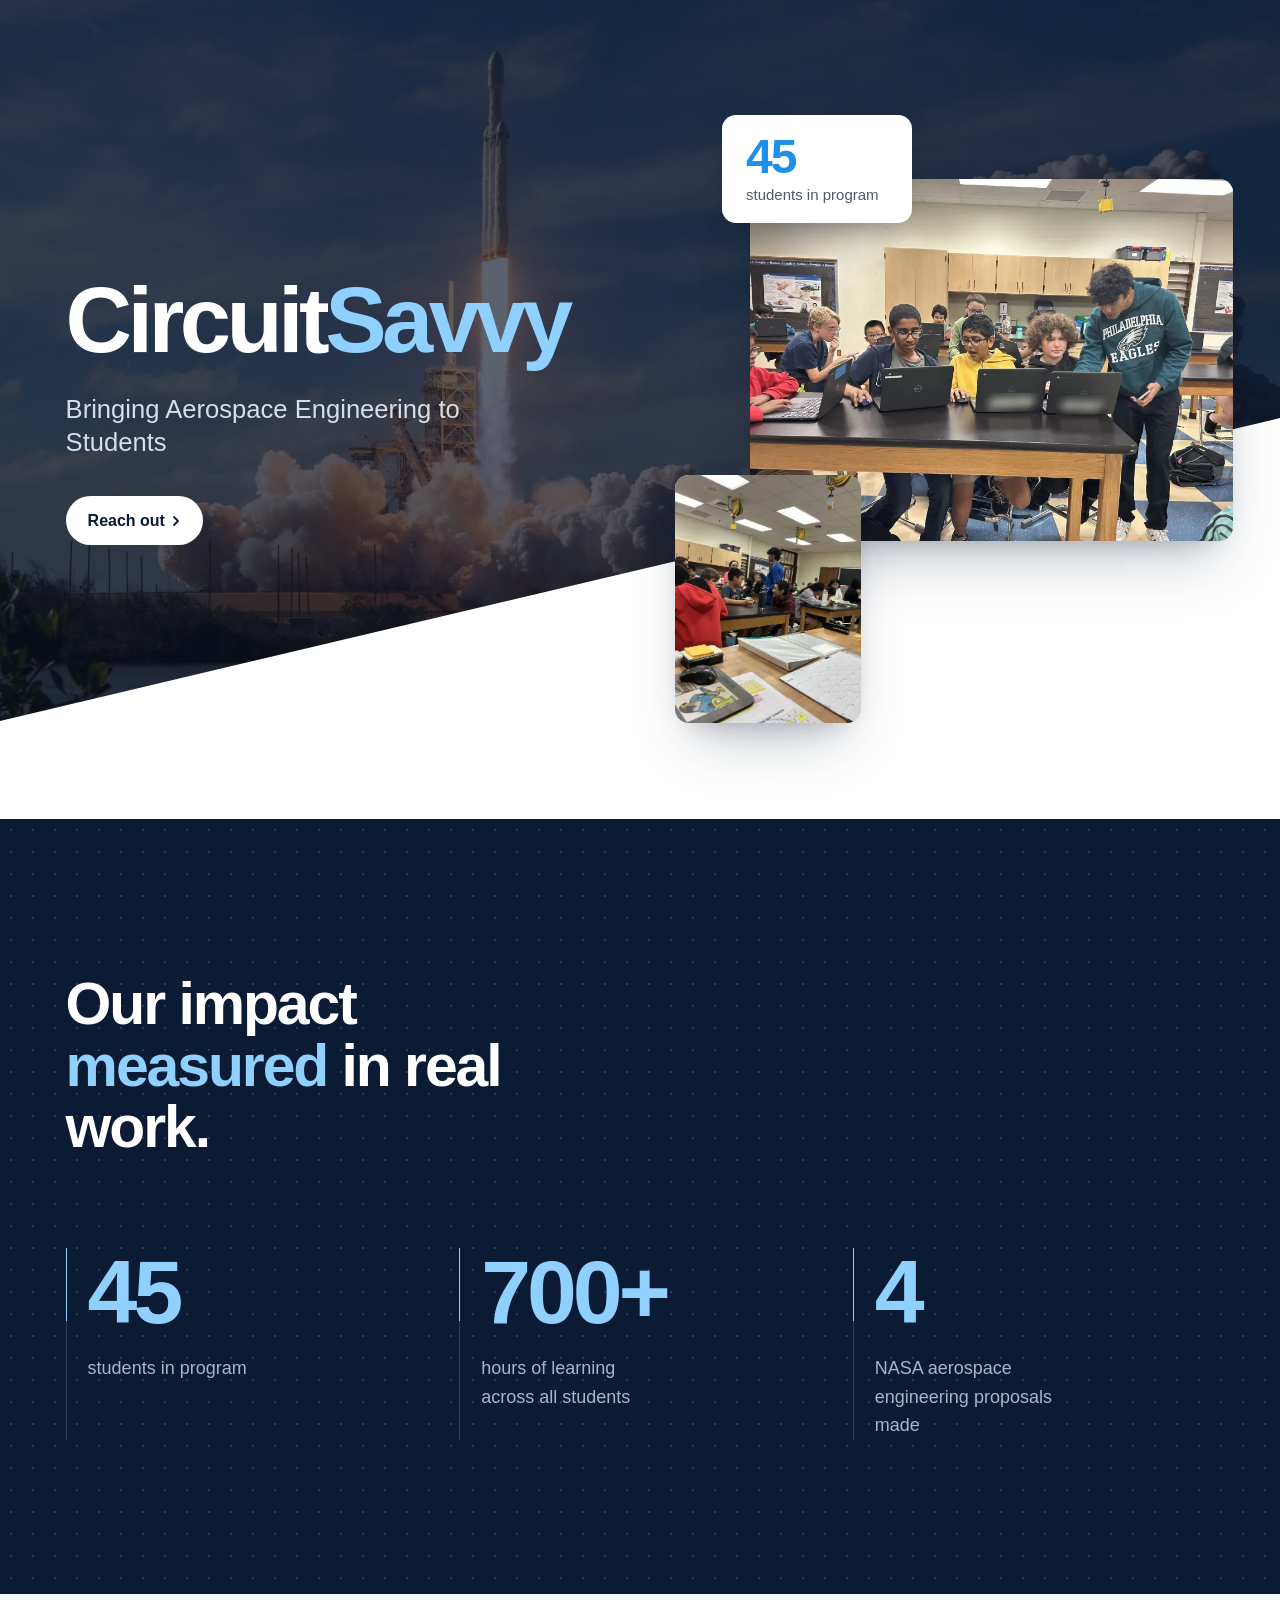
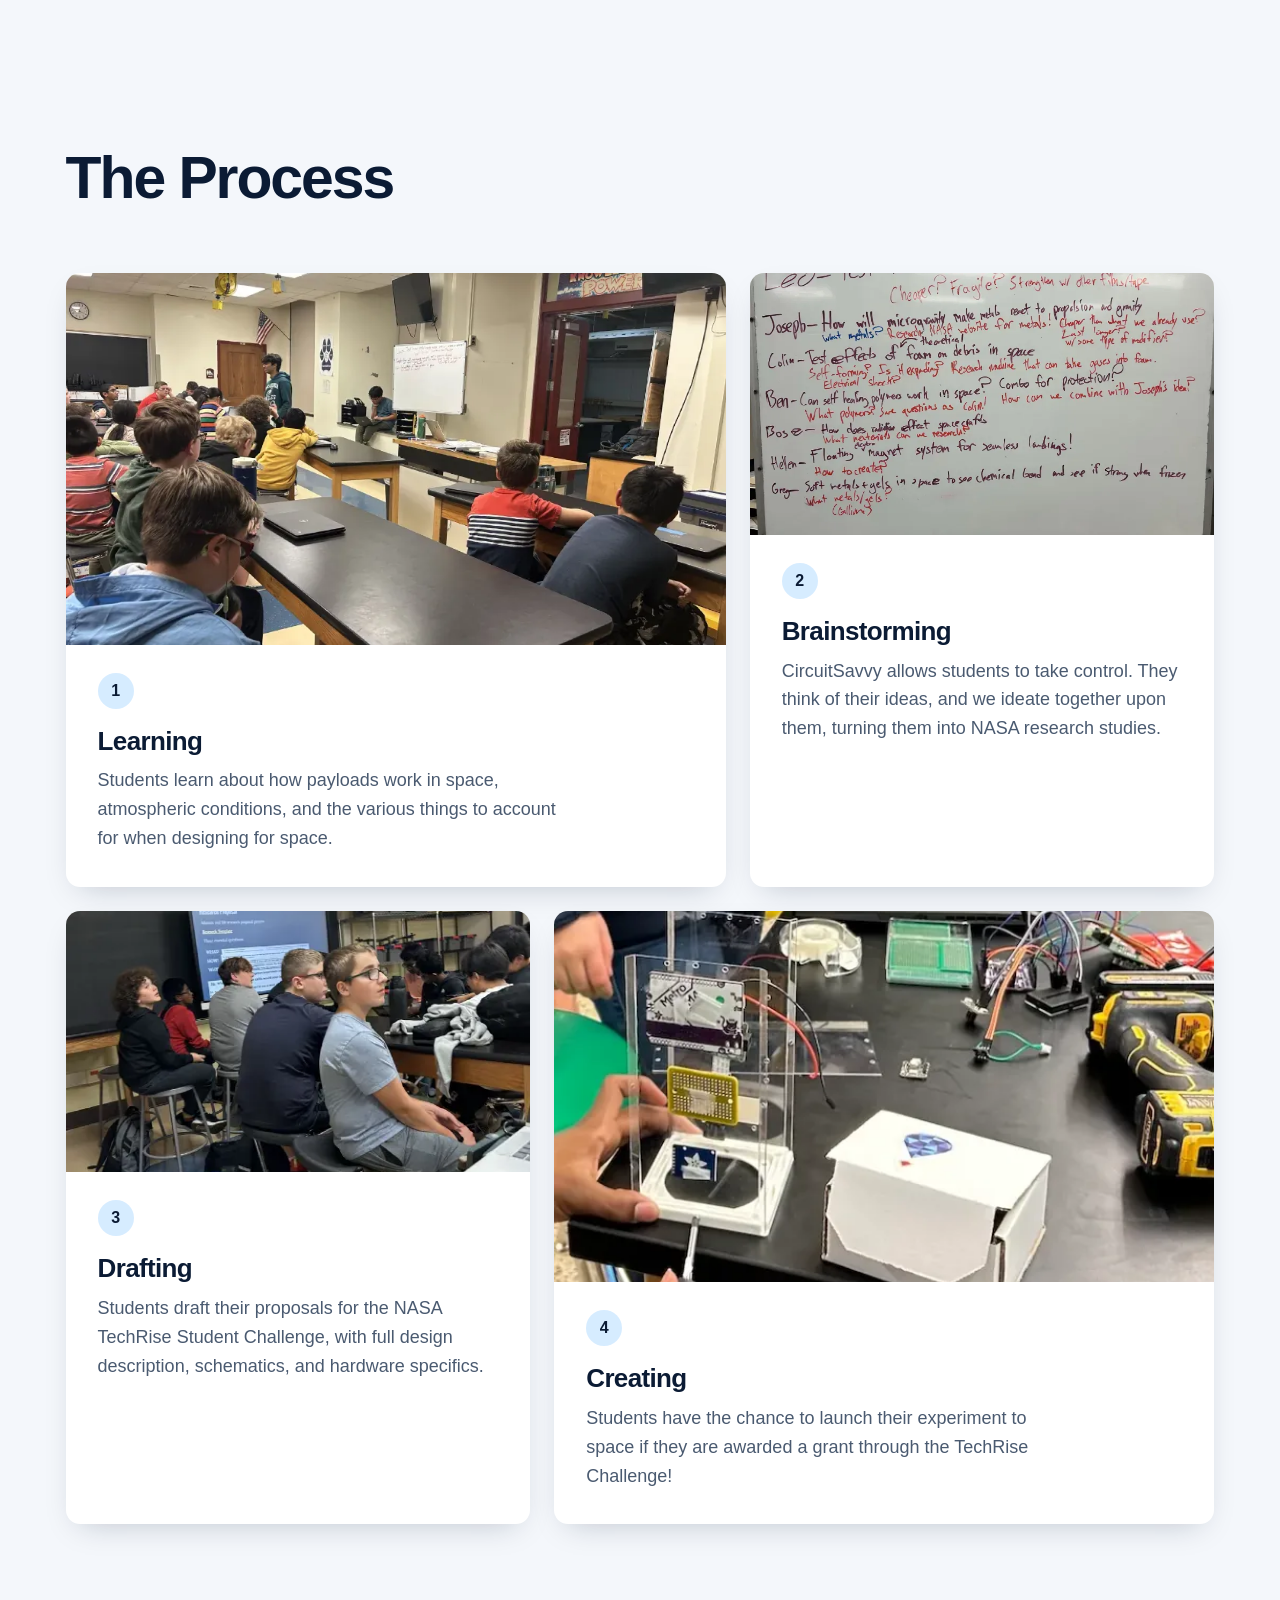
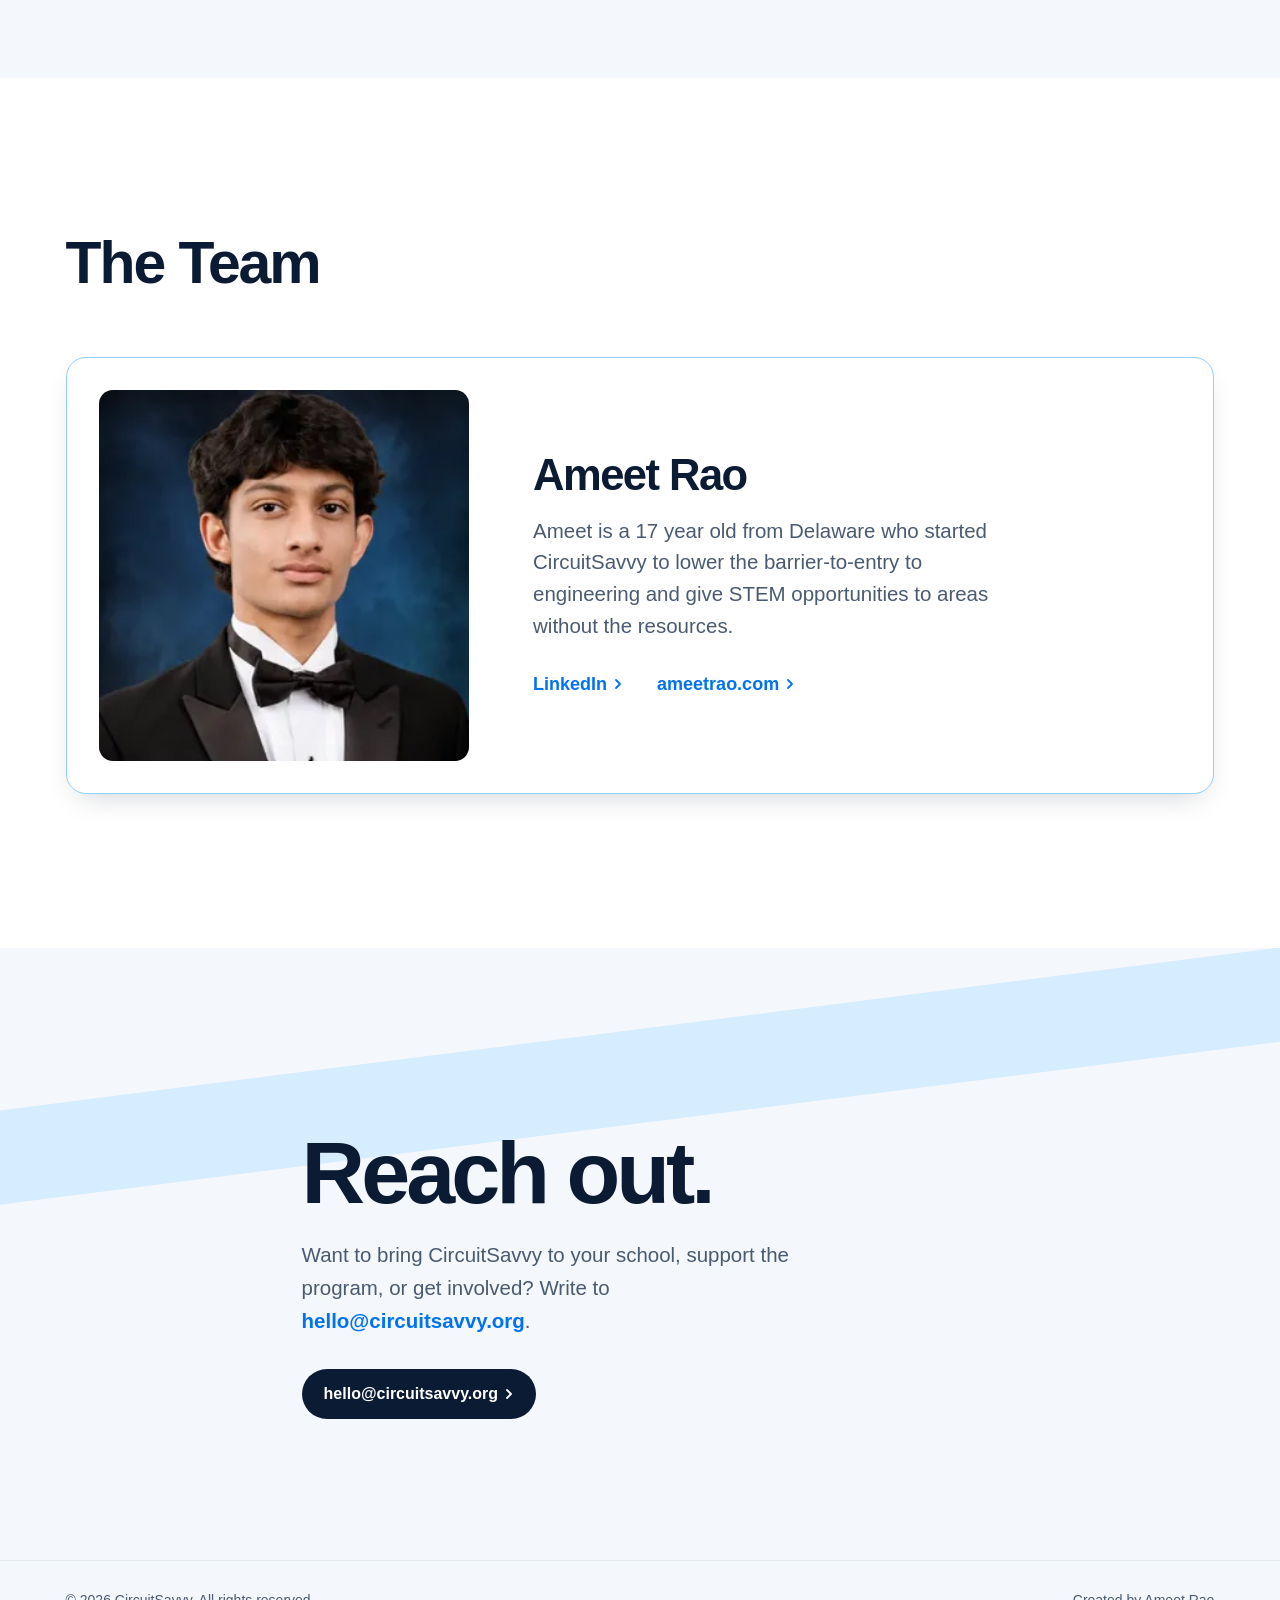
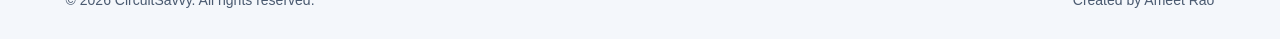
<file: site/index.html>
<!doctype html>
<html lang="en">
<head>
  <meta charset="utf-8">
  <meta name="viewport" content="width=device-width, initial-scale=1">
  <title>CircuitSavvy — Bringing Aerospace Engineering to Students</title>
  <meta name="description" content="CircuitSavvy gives Delaware students hands-on aerospace engineering: 45 students, 700+ learning hours, and 4 NASA TechRise payload proposals.">
  <link rel="canonical" href="https://circuitsavvy.org/">
  <meta name="theme-color" content="#0B1B34">

  <meta property="og:type" content="website">
  <meta property="og:site_name" content="CircuitSavvy">
  <meta property="og:url" content="https://circuitsavvy.org/">
  <meta property="og:title" content="CircuitSavvy — Bringing Aerospace Engineering to Students">
  <meta property="og:description" content="Hands-on aerospace engineering for Delaware students: 45 students, 700+ learning hours, 4 NASA TechRise proposals.">
  <meta property="og:image" content="https://circuitsavvy.org/images/og-card.png">
  <meta property="og:image:width" content="1200">
  <meta property="og:image:height" content="630">
  <meta name="twitter:card" content="summary_large_image">

  <link rel="icon" href="favicon.svg" type="image/svg+xml">
  <link rel="stylesheet" href="styles.css">

  <script type="application/ld+json">
  {
    "@context": "https://schema.org",
    "@type": "EducationalOrganization",
    "name": "CircuitSavvy",
    "url": "https://circuitsavvy.org/",
    "description": "Delaware student program teaching hands-on aerospace engineering and NASA TechRise payload design.",
    "email": "hello@circuitsavvy.org",
    "areaServed": { "@type": "State", "name": "Delaware" },
    "founder": { "@type": "Person", "name": "Ameet Rao", "url": "https://ameetrao.com" },
    "sameAs": ["https://www.linkedin.com/in/ameetrao"]
  }
  </script>
</head>
<body>
  <main>

    <section class="hero" aria-labelledby="hero-title">
      <div class="hero__sky" aria-hidden="true"></div>

      <div class="wrap hero__grid">
        <div class="hero__text">
          <h1 id="hero-title">Circuit<span class="accent">Savvy</span></h1>
          <p class="hero__sub">Bringing Aerospace Engineering to Students</p>
          <a class="btn btn--light" href="#contact">Reach out <svg class="arrow" viewBox="0 0 10 10" aria-hidden="true"><path class="arrow__line" d="M0 5h7"/><path class="arrow__head" d="M1 1l4 4-4 4"/></svg></a>
        </div>

        <div class="hero__stage" aria-hidden="true">
          <div class="float float--main"><div class="card card--photo">
            <img src="images/laptops-collaborating.webp" width="865" height="649" alt="">
          </div></div>
          <div class="float float--side"><div class="card card--photo">
            <img src="images/lab-table-discussion.webp" width="486" height="649" alt="">
          </div></div>
          <div class="float float--stat"><div class="card card--stat">
            <strong class="accent">45</strong>
            <span>students in program</span>
          </div></div>
        </div>
      </div>
    </section>

    <section class="impact" id="impact" aria-labelledby="impact-title">
      <div class="wrap">
        <h2 id="impact-title" class="reveal">Our impact <span class="accent">measured</span> in real work.</h2>
        <dl class="stats">
          <div class="stat reveal">
            <dd class="accent">45</dd>
            <dt>students in program</dt>
          </div>
          <div class="stat reveal">
            <dd class="accent">700+</dd>
            <dt>hours of learning across all students</dt>
          </div>
          <div class="stat reveal">
            <dd class="accent">4</dd>
            <dt>NASA aerospace engineering proposals made</dt>
          </div>
        </dl>
      </div>
    </section>

    <section class="process" id="process" aria-labelledby="process-title">
      <div class="wrap">
        <h2 id="process-title" class="reveal">The Process</h2>
        <ol class="steps">
          <li class="step step--wide reveal">
            <div class="step__img"><img src="images/classroom-workshop.webp" width="865" height="649" loading="lazy" alt="A full classroom of students during a CircuitSavvy workshop"></div>
            <div class="step__body">
              <span class="step__num">1</span>
              <h3>Learning</h3>
              <p>Students learn about how payloads work in space, atmospheric conditions, and the various things to account for when designing for space.</p>
            </div>
          </li>
          <li class="step reveal">
            <div class="step__img"><img src="images/whiteboard-ideas.webp" width="865" height="649" loading="lazy" alt="Whiteboard covered in student experiment ideas"></div>
            <div class="step__body">
              <span class="step__num">2</span>
              <h3>Brainstorming</h3>
              <p>CircuitSavvy allows students to take control. They think of their ideas, and we ideate together upon them, turning them into NASA research studies.</p>
            </div>
          </li>
          <li class="step reveal">
            <div class="step__img"><img src="images/proposal-review.webp" width="486" height="649" loading="lazy" alt="Students watching a research proposal presentation in class"></div>
            <div class="step__body">
              <span class="step__num">3</span>
              <h3>Drafting</h3>
              <p>Students draft their proposals for the NASA TechRise Student Challenge, with full design description, schematics, and hardware specifics.</p>
            </div>
          </li>
          <li class="step step--wide reveal">
            <div class="step__img"><img src="images/payload-assembly.webp" width="630" height="418" loading="lazy" alt="Student assembling a payload with a screwdriver"></div>
            <div class="step__body">
              <span class="step__num">4</span>
              <h3>Creating</h3>
              <p>Students have the chance to launch their experiment to space if they are awarded a grant through the TechRise Challenge!</p>
            </div>
          </li>
        </ol>
      </div>
    </section>

    <section class="team" id="team" aria-labelledby="team-title">
      <div class="wrap">
        <h2 id="team-title" class="reveal">The Team</h2>
        <article class="member reveal">
          <img class="member__photo" src="images/ameet-rao.webp" width="345" height="297" loading="lazy" alt="Ameet Rao, founder of CircuitSavvy">
          <div class="member__body">
            <h3>Ameet Rao</h3>
            <p>Ameet is a 17 year old from Delaware who started CircuitSavvy to lower the barrier-to-entry to engineering and give STEM opportunities to areas without the resources.</p>
            <p class="member__links">
              <a class="link" href="https://www.linkedin.com/in/ameetrao" rel="noreferrer">LinkedIn <svg class="arrow" viewBox="0 0 10 10" aria-hidden="true"><path class="arrow__line" d="M0 5h7"/><path class="arrow__head" d="M1 1l4 4-4 4"/></svg></a>
              <a class="link" href="https://ameetrao.com" rel="noreferrer">ameetrao.com <svg class="arrow" viewBox="0 0 10 10" aria-hidden="true"><path class="arrow__line" d="M0 5h7"/><path class="arrow__head" d="M1 1l4 4-4 4"/></svg></a>
            </p>
          </div>
        </article>
      </div>
    </section>

    <section class="contact" id="contact" aria-labelledby="contact-title">
      <div class="contact__ribbon" aria-hidden="true"></div>
      <div class="wrap contact__inner reveal">
        <h2 id="contact-title">Reach out.</h2>
        <p>Want to bring CircuitSavvy to your school, support the program, or get involved? Write to <a class="link link--inline" href="mailto:hello@circuitsavvy.org">hello@circuitsavvy.org</a>.</p>
        <a class="btn" href="mailto:hello@circuitsavvy.org">hello@circuitsavvy.org <svg class="arrow" viewBox="0 0 10 10" aria-hidden="true"><path class="arrow__line" d="M0 5h7"/><path class="arrow__head" d="M1 1l4 4-4 4"/></svg></a>
      </div>
    </section>
  </main>

  <footer class="footer">
    <div class="wrap footer__row">
      <p>© 2026 CircuitSavvy. All rights reserved.</p>
      <p>Created by Ameet Rao</p>
    </div>
  </footer>
</body>
</html>
</file>
<file: site/styles.css>
/* CircuitSavvy */

:root {
  --navy: #0B1B34;
  --navy-2: #13294B;
  --text: #0B1B34;
  --slate: #4A5A70;
  --slate-light: #A9B6C8;
  --bg: #FFFFFF;
  --bg-soft: #F4F7FB;
  --line: #E3E9F1;

  --blue: #0073F3;

  --sky: #8FD0FF;          /* light blue: accents on dark */
  --sky-deep: #1E90E8;     /* light blue that still reads on white */
  --sky-pale: #D6ECFF;     /* light blue fills */

  --font: "Helvetica Neue", Helvetica, "Nimbus Sans", Arial, sans-serif;
  --radius: 14px;
  --shadow: 0 30px 60px -18px rgb(11 27 52 / 0.28), 0 14px 30px -20px rgb(11 27 52 / 0.35);
  --shadow-sm: 0 12px 30px -14px rgb(11 27 52 / 0.25);
  --ease: cubic-bezier(0.16, 1, 0.3, 1);
}

*, *::before, *::after { box-sizing: border-box; }
html { -webkit-text-size-adjust: 100%; scroll-behavior: smooth; }
body, h1, h2, h3, p, ol, dl, dd { margin: 0; }
ol { padding: 0; list-style: none; }
img, svg { display: block; max-width: 100%; }
img { height: auto; }

body {
  font-family: var(--font);
  font-size: 1.125rem;
  line-height: 1.6;
  color: var(--text);
  background: var(--bg);
  -webkit-font-smoothing: antialiased;
  overflow-x: hidden;
}

:focus-visible { outline: 2px solid var(--blue); outline-offset: 3px; border-radius: 4px; }

.wrap {
  width: 100%;
  max-width: 1232px;
  margin-inline: auto;
  padding-inline: clamp(20px, 4vw, 16px + 2vw);
}

h2 {
  font-size: clamp(2.25rem, 4.6vw, 3.75rem);
  font-weight: 700;
  line-height: 1.05;
  letter-spacing: -0.035em;
}

.accent { color: var(--sky); }

/* Buttons and links ------------------------------------------------------ */
.arrow {
  width: 10px;
  height: 10px;
  margin-left: 8px;
  fill: none;
  stroke: currentColor;
  stroke-width: 1.8;
  stroke-linecap: round;
  stroke-linejoin: round;
  overflow: visible;
}
.arrow__line { opacity: 0; transition: opacity 0.2s; }
.arrow__head { transition: transform 0.2s var(--ease); }
a:hover .arrow__line { opacity: 1; }
a:hover .arrow__head { transform: translateX(3px); }

.btn {
  display: inline-flex;
  align-items: center;
  padding: 12px 20px 12px 22px;
  border-radius: 999px;
  background: var(--navy);
  color: #fff;
  font-size: 1rem;
  font-weight: 600;
  text-decoration: none;
  transition: background-color 0.2s, transform 0.2s var(--ease), box-shadow 0.2s;
}
.btn:hover { background: var(--blue); box-shadow: 0 10px 24px -10px rgb(0 115 243 / 0.7); }
.btn--light { background: #fff; color: var(--navy); }
.btn--light:hover { background: var(--sky); color: var(--navy); box-shadow: none; }

.link {
  display: inline-flex;
  align-items: center;
  color: var(--blue);
  font-weight: 600;
  text-decoration: none;
}
.link:hover { color: var(--navy); }
.link--inline { display: inline; }

/* Hero ------------------------------------------------------------------- */
.hero {
  position: relative;
  isolation: isolate;
  padding-block: clamp(96px, 14vw, 180px) clamp(120px, 14vw, 200px);
}

/* Gradient sky with a slanted bottom edge */
.hero__sky {
  position: absolute;
  inset: 0 0 12% 0;
  z-index: -1;
  overflow: hidden;
  background: var(--navy) url("images/hero-launch.webp") 50% 40% / cover no-repeat;
  clip-path: polygon(0 0, 100% 0, 100% 58%, 0 100%);
  animation: fade 1.2s ease both;
}
.hero__sky::after {            /* dim the photo so the page stays in front */
  content: "";
  position: absolute;
  inset: 0;
  background: rgb(8 18 36 / 0.66);
}


.hero__grid {
  display: grid;
  grid-template-columns: repeat(12, minmax(0, 1fr));
  gap: 24px;
  align-items: center;
}
.hero__text { grid-column: 1 / span 7; position: relative; z-index: 2; }

.hero h1 {
  font-size: clamp(3.25rem, 7.2vw, 6.75rem);
  font-weight: 700;
  line-height: 1.02;
  letter-spacing: -0.05em;
  padding-bottom: 0.08em;       /* room for the descender of y */
  color: #fff;
  animation: rise 1s var(--ease) 0.15s both;
}
.hero__sub {
  margin-top: 18px;
  max-width: 30ch;
  font-size: clamp(1.25rem, 2vw, 1.625rem);
  line-height: 1.3;
  color: #D5DEEA;
  animation: rise 1s var(--ease) 0.3s both;
}
.hero .btn { margin-top: 36px; animation: rise 1s var(--ease) 0.45s both; }

/* Floating cards */
.hero__stage {
  grid-column: 8 / -1;
  position: relative;
  height: clamp(360px, 36vw, 480px);
}
.float { position: absolute; }
.float > .card { animation: bob 7s ease-in-out infinite; }
.float--main { top: 0; right: -4%; width: 104%; animation: card-in 1.1s var(--ease) 0.5s both; }
.float--side { bottom: -18%; left: -16%; width: 40%; animation: card-in 1.1s var(--ease) 0.7s both; }
.float--side > .card { animation-duration: 8s; animation-delay: -2s; }
.float--stat { top: -14%; left: -6%; animation: card-in 1.1s var(--ease) 0.9s both; }
.float--stat > .card { animation-duration: 6s; animation-delay: -4s; }

.card {
  background: #fff;
  border-radius: var(--radius);
  box-shadow: var(--shadow);
  overflow: hidden;
}
.card--photo img { width: 100%; aspect-ratio: 4 / 3; object-fit: cover; }
.float--side img { aspect-ratio: 3 / 4; }
.card--stat {
  display: grid;
  gap: 2px;
  padding: 18px 24px 16px;
  min-width: 190px;
}
.card--stat strong {
  color: var(--sky-deep);
  font-size: 3rem;
  line-height: 1;
  font-weight: 700;
  letter-spacing: -0.04em;
  justify-self: start;
}
.card--stat span { font-size: 0.9375rem; color: var(--slate); }

/* Impact ----------------------------------------------------------------- */
.impact {
  position: relative;
  color: #fff;
  background: var(--navy);
  padding-block: clamp(96px, 12vw, 160px);
  overflow: hidden;
}
.impact::before {              /* dot grid */
  content: "";
  position: absolute;
  inset: 0;
  background-image: radial-gradient(rgb(255 255 255 / 0.14) 1px, transparent 1.5px);
  background-size: 22px 22px;
  pointer-events: none;
}
.impact .wrap { position: relative; }
.impact h2 { max-width: 14ch; }

.stats {
  display: grid;
  grid-template-columns: repeat(3, minmax(0, 1fr));
  gap: 40px 32px;
  margin-top: clamp(56px, 7vw, 96px);
}
.stat {
  position: relative;
  display: flex;
  flex-direction: column;
  padding-left: 22px;
}
.stat::before,
.stat::after {                 /* thin rule with a light-blue top segment */
  content: "";
  position: absolute;
  left: 0; top: 0; bottom: 0;
  width: 1px;
  background: rgb(255 255 255 / 0.16);
}
.stat::after { bottom: 62%; background: var(--sky); }
.stat dd {
  order: 1;
  font-size: clamp(3.5rem, 7vw, 6rem);
  font-weight: 700;
  line-height: 1;
  letter-spacing: -0.045em;
  justify-self: start;
  width: fit-content;
  padding-bottom: 0.05em;
}
.stat dt {
  order: 2;
  margin-top: 12px;
  max-width: 18ch;
  color: var(--slate-light);
}

/* Process ---------------------------------------------------------------- */
.process {
  background: var(--bg-soft);
  padding-block: clamp(96px, 12vw, 160px);
}
.steps {
  display: grid;
  grid-template-columns: repeat(12, minmax(0, 1fr));
  gap: 24px;
  margin-top: clamp(40px, 5vw, 64px);
}
.step {
  grid-column: span 5;
  display: flex;
  flex-direction: column;
  background: #fff;
  border-radius: var(--radius);
  box-shadow: var(--shadow-sm);
  overflow: hidden;
  transition: transform 0.35s var(--ease), box-shadow 0.35s var(--ease);
}
.step--wide { grid-column: span 7; }
.step:hover { transform: translateY(-6px); box-shadow: var(--shadow); }

.step__img { overflow: hidden; aspect-ratio: 16 / 9; }
.step__img img {
  width: 100%;
  height: 100%;
  object-fit: cover;
  transition: transform 0.8s var(--ease);
}
.step:hover .step__img img { transform: scale(1.04); }

.step__body { padding: 28px 32px 34px; }
.step__num {
  display: inline-grid;
  place-items: center;
  width: 36px;
  height: 36px;
  border-radius: 50%;
  background: var(--sky-pale);
  color: var(--navy);
  font-size: 1rem;
  font-weight: 700;
}
.step h3 {
  margin-top: 18px;
  font-size: 1.625rem;
  font-weight: 700;
  letter-spacing: -0.025em;
  line-height: 1.15;
}
.step p { margin-top: 10px; color: var(--slate); max-width: 46ch; }

/* Team ------------------------------------------------------------------- */
.team { padding-block: clamp(96px, 12vw, 160px); }
.member {
  display: grid;
  grid-template-columns: minmax(0, 4fr) minmax(0, 7fr);
  gap: clamp(28px, 5vw, 72px);
  align-items: center;
  margin-top: clamp(40px, 5vw, 64px);
  padding: clamp(20px, 3vw, 32px);
  border-radius: calc(var(--radius) + 6px);
  background: #fff;
  border: 1.5px solid var(--sky);
  box-shadow: var(--shadow-sm);
}
.member__photo {
  width: 100%;
  aspect-ratio: 1;
  object-fit: cover;
  object-position: 50% 30%;
  border-radius: var(--radius);
}
.member h3 {
  font-size: clamp(2rem, 3.4vw, 2.75rem);
  font-weight: 700;
  letter-spacing: -0.035em;
  line-height: 1.05;
}
.member__body > p:not(.member__links) {
  margin-top: 16px;
  font-size: clamp(1.125rem, 1.6vw, 1.3125rem);
  line-height: 1.55;
  color: var(--slate);
  max-width: 40ch;
}
.member__links { display: flex; flex-wrap: wrap; gap: 12px 32px; margin-top: 28px; }

/* Contact ---------------------------------------------------------------- */
.contact {
  position: relative;
  isolation: isolate;
  padding-block: clamp(120px, 14vw, 200px) clamp(96px, 11vw, 150px);
  background: var(--bg-soft);
  overflow: hidden;
}
.contact__ribbon {             /* slanted light-blue band */
  position: absolute;
  left: 0; right: 0; top: 0;
  height: 70%;
  z-index: -1;
  overflow: hidden;
  background: var(--sky-pale);
  clip-path: polygon(0 38%, 100% 0, 100% 22%, 0 60%);
}
.contact__inner { max-width: 760px; }
.contact h2 { font-size: clamp(3rem, 7vw, 5.5rem); letter-spacing: -0.045em; }
.contact p { margin-top: 20px; font-size: clamp(1.125rem, 1.6vw, 1.375rem); color: var(--slate); max-width: 44ch; }
.contact .btn { margin-top: 32px; }

/* Footer ----------------------------------------------------------------- */
.footer {
  background: var(--bg-soft);
  border-top: 1px solid var(--line);
  padding-block: 28px;
  font-size: 0.875rem;
  color: var(--slate);
}
.footer__row { display: flex; flex-wrap: wrap; justify-content: space-between; gap: 8px 24px; }

/* Motion ----------------------------------------------------------------- */
@keyframes fade { from { opacity: 0; } }
@keyframes rise { from { opacity: 0; transform: translateY(24px); } }
@keyframes card-in { from { opacity: 0; transform: translateY(60px) scale(0.96); } }
@keyframes bob { 50% { transform: translateY(-10px); } }
@keyframes reveal { from { opacity: 0; transform: translateY(40px); } }

/* Scroll reveals only where the browser supports scroll-driven animation;
   everywhere else the content is simply visible. */
@supports (animation-timeline: view()) {
  .reveal {
    animation: reveal linear both;
    animation-timeline: view();
    animation-range: entry 0% entry 60%;
  }
}

@media (prefers-reduced-motion: reduce) {
  *, *::before, *::after { animation: none !important; transition: none !important; }
  html { scroll-behavior: auto; }
}

/* Responsive ------------------------------------------------------------- */
@media (max-width: 960px) {
  .hero__text { grid-column: 1 / -1; }
  .hero__stage {
    grid-column: 2 / -1;
    margin-top: 56px;
    height: clamp(300px, 62vw, 460px);
  }
  .hero__sky { bottom: 30%; clip-path: polygon(0 0, 100% 0, 100% 70%, 0 100%); }
  .step, .step--wide { grid-column: 1 / -1; }
}

@media (max-width: 640px) {
  body { font-size: 1.0625rem; }
  .hero__stage { grid-column: 1 / -1; height: 78vw; }
  .float--main { right: 0; width: 88%; }
  .float--side { left: 0; width: 38%; bottom: -12%; }
  .float--stat { top: -12%; left: auto; right: 4%; }
  .card--stat { min-width: 0; padding: 12px 16px; }
  .card--stat strong {
  color: var(--sky-deep); font-size: 2.25rem; }
  .card--stat span { font-size: 0.8125rem; }
  .stats { grid-template-columns: 1fr; }
  .member { grid-template-columns: 1fr; }
  .member__photo { max-width: 260px; }
  .step__body { padding: 24px 22px 28px; }
}
</file>
